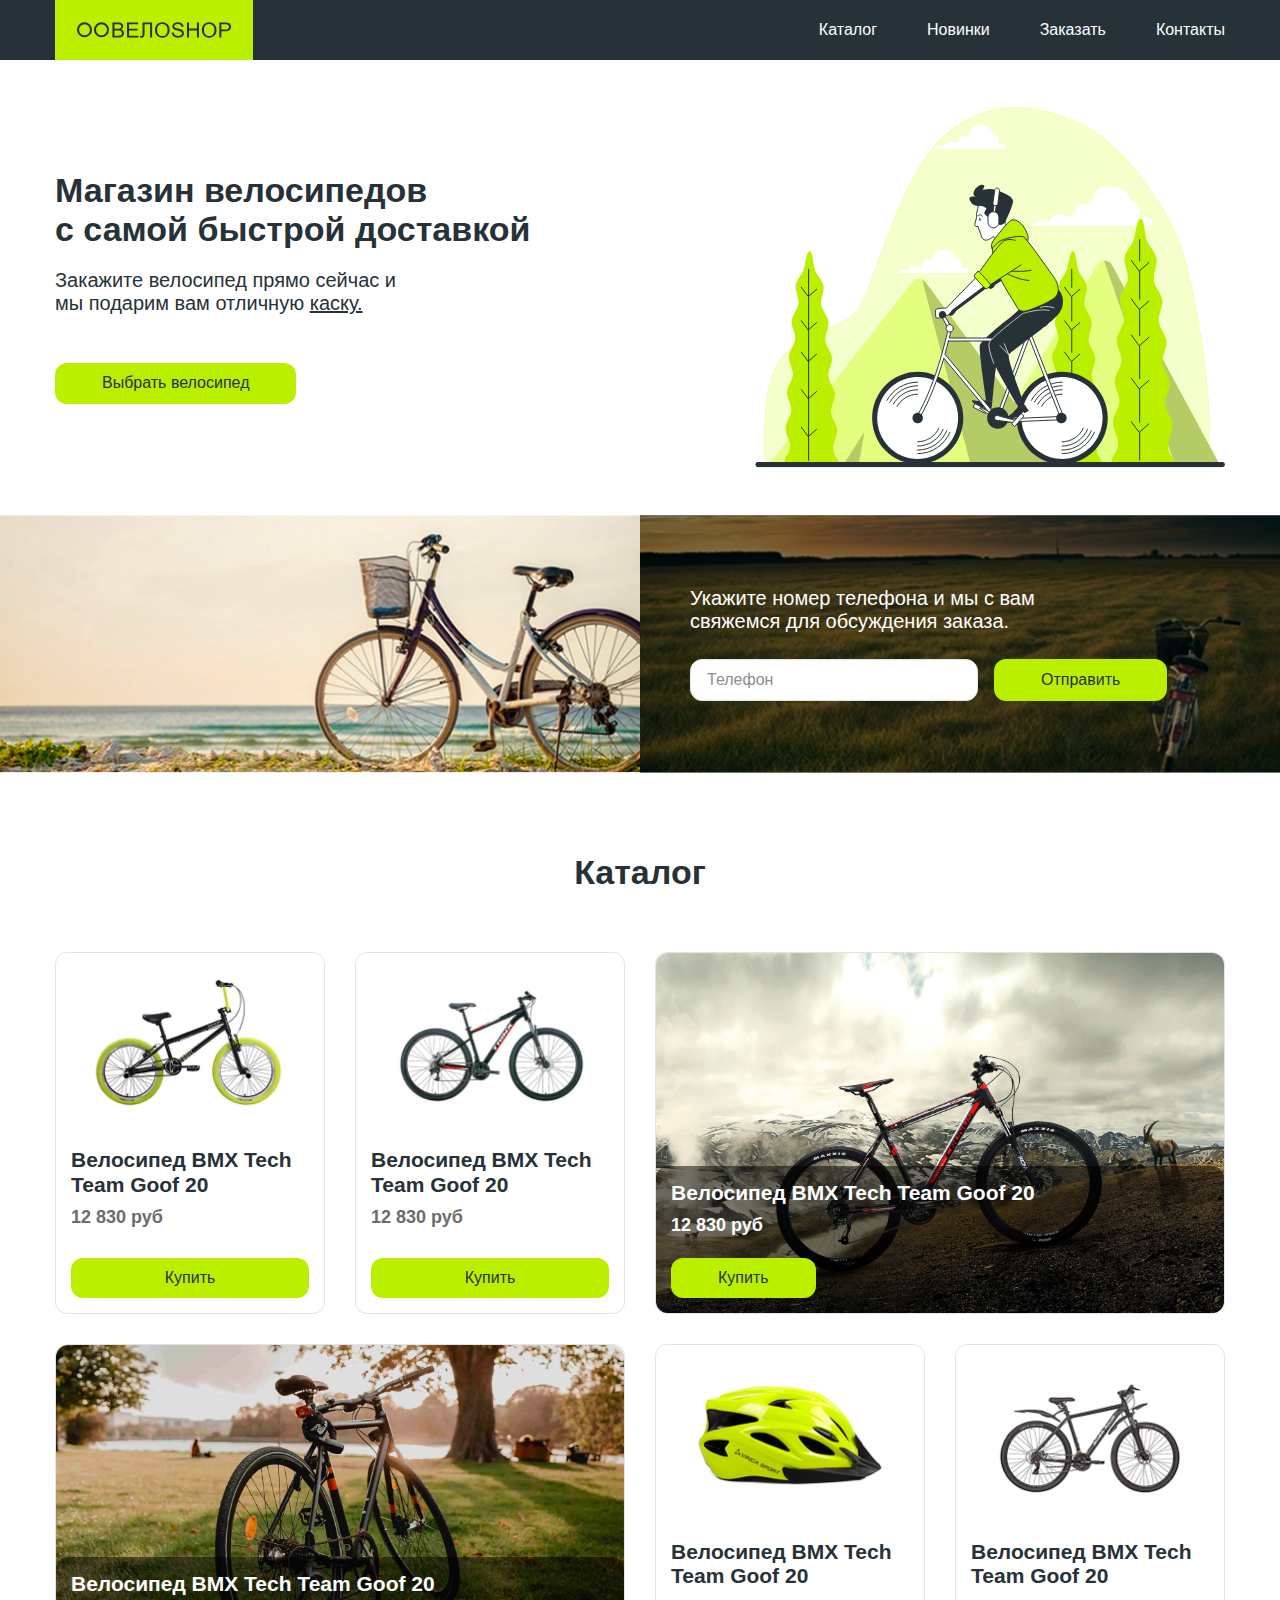
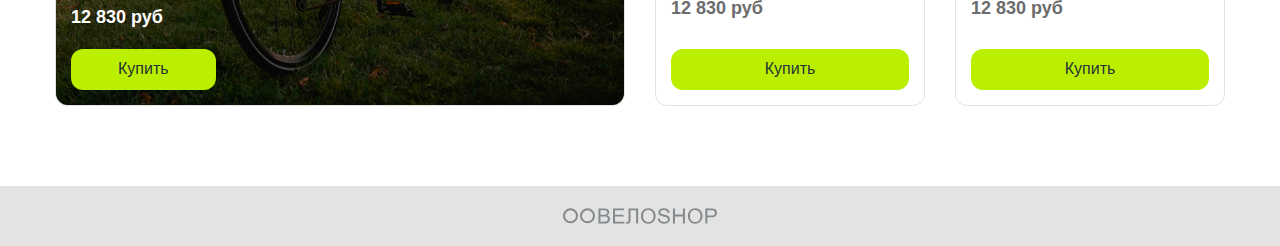
<file: index.html>
<!DOCTYPE html>
<html lang="en">
<head>
    <meta charset="UTF-8">
    <meta name="viewport" content="width=device-width, initial-scale=1.0">
    <link rel="stylesheet" href="./css/normalize.css" />
    <link rel="stylesheet" href="./css/style.css" />

    <title>VeloShop</title>
</head>
<body>

    <header class="header">
        <div class="container header__container">
            <a class="header__logo" href="#">
                <img class="logo" width="154"  src="img/logo.svg" alt="VeloShop" >
            </a>
            <nav class="menu header__menu">
                <ul class="menu__list header__menu-list">
                    <li class="menu__item">
                        <a class="menu__link" href="#">Каталог</a>
                    </li>
                    <li class="menu__item">
                        <a class="menu__link" href="#">Новинки</a>
                    </li>
                    <li class="menu__item">
                        <a class="menu__link" href="#">Заказать</a>
                    </li>
                    <li class="menu__item">
                        <a class="menu__link" href="#">Контакты</a>
                    </li>
                </ul>
            </nav>
        </div>
    </header>
    <main>
        <section class="hero">
            <div class="container hero__container">
                <div class="hero__content">
                    <h1 class="hero__title">Магазин велосипедов с&nbsp;самой быстрой доставкой</h1>
                    <p class="hero__desc">Закажите велосипед прямо сейчас и мы подарим вам отличную
                        <a href="#" class="default-link">каску.</a>
                    </p>
                    <button class="default-btn">Выбрать велосипед</button>
                </div>
            </div>
        </section>
        <section class="callback">
            <div class="callback__right">
                <h1 class="callback__title"></h1>
                <p class="callback__desc">Укажите номер телефона и мы с вам свяжемся для обсуждения заказа.</p>
                <form action="" class="callback-form">
                    <input type="tel" name="tel" class="text-field callback-form__inp" placeholder="Телефон">
                    <button class="default-btn callback-form__btn" type="submit">Отправить</button>
                </form>
            </div>
        </section>
        <section class="catalog">
            <div class="container catalog__container" >
                <h2 class="subtitle catalog__subtitle">Каталог</h2>
                <ul class="catalog__list">
                    <li class="catalog__item">
                        <article class="product-card catalog__card">
                            <img class="product-card__img"  src="img/img1.png"  alt="Belaciped" />
                            <div class="product-card__body">
                                <div class="product-card__body-top">
                                    <h3 class="product-card__title">Велосипед BMX
                                        Tech Team Goof 20</h3>
                                    <strong class="product-card__price">12 830 руб</strong>
                                </div>
                                <button class="default-btn product-card__btn">Купить</button>
                            </div>
                        </article>
                    </li>
                    <li class="catalog__item">
                        <article class="product-card catalog__card">
                            <img class="product-card__img"  src="img/img2.png"  alt="Belaciped" />
                            <div class="product-card__body">
                                <div class="product-card__body-top">
                                    <h3 class="product-card__title">Велосипед BMX
                                        Tech Team Goof 20</h3>
                                    <strong class="product-card__price">12 830 руб</strong>
                                </div>
                                <button class="default-btn product-card__btn">Купить</button>
                            </div>
                        </article>
                    </li>
                    <li class="catalog__item  catalog__item_big">
                        <article class="product-card catalog__card product-card_big">
                            <img class="product-card__img product-card__img_big"  src="img/5.jpg"  alt="Belaciped" />
                            <div class="product-card__body product-card__body_big">
                                <div class="product-card__body-top">
                                    <h3 class="product-card__title">Велосипед BMX
                                        Tech Team Goof 20</h3>
                                    <strong class="product-card__price product-card__price_big">12 830 руб</strong>
                                </div>
                                <button class="default-btn product-card__btn product-card__btn_big">Купить</button>
                            </div>
                        </article>
                    </li>
                    <li class="catalog__item catalog__item_big">
                        <article class="product-card catalog__card product-card_big">
                            <img class="product-card__img product-card__img_big"  src="img/6.jpg"  alt="Belaciped" />
                            <div class="product-card__body product-card__body_big">
                                <div class="product-card__body-top">
                                    <h3 class="product-card__title">Велосипед BMX
                                        Tech Team Goof 20</h3>
                                    <strong class="product-card__price product-card__price_big">12 830 руб</strong>
                                </div>
                                <button class="default-btn product-card__btn product-card__btn_big">Купить</button>
                            </div>
                        </article>
                    </li>
                    <li class="catalog__item">
                        <article class="product-card catalog__card">
                            <img class="product-card__img"  src="img/img3.png"  alt="Belaciped" />
                            <div class="product-card__body">
                                <div class="product-card__body-top">
                                    <h3 class="product-card__title">Велосипед BMX
                                        Tech Team Goof 20</h3>
                                    <strong class="product-card__price">12 830 руб</strong>
                                </div>
                                <button class="default-btn product-card__btn">Купить</button>
                            </div>
                        </article>
                    </li>
                    <li class="catalog__item">
                        <article class="product-card catalog__card">
                            <img class="product-card__img"  src="img/img4.png"  alt="Belaciped" />
                            <div class="product-card__body">
                                <div class="product-card__body-top">
                                    <h3 class="product-card__title">Велосипед BMX
                                        Tech Team Goof 20</h3>
                                    <strong class="product-card__price">12 830 руб</strong>
                                </div>
                                <button class="default-btn product-card__btn">Купить</button>
                            </div>
                        </article>
                    </li>
                </ul>
            </div>
        </section>
        <footer class="footer">
            <img class="logo footer__logo" width="154"  src="img/logo.svg" alt="VeloShop" >
        </footer>
    </main>
</body>
</html>
</file>
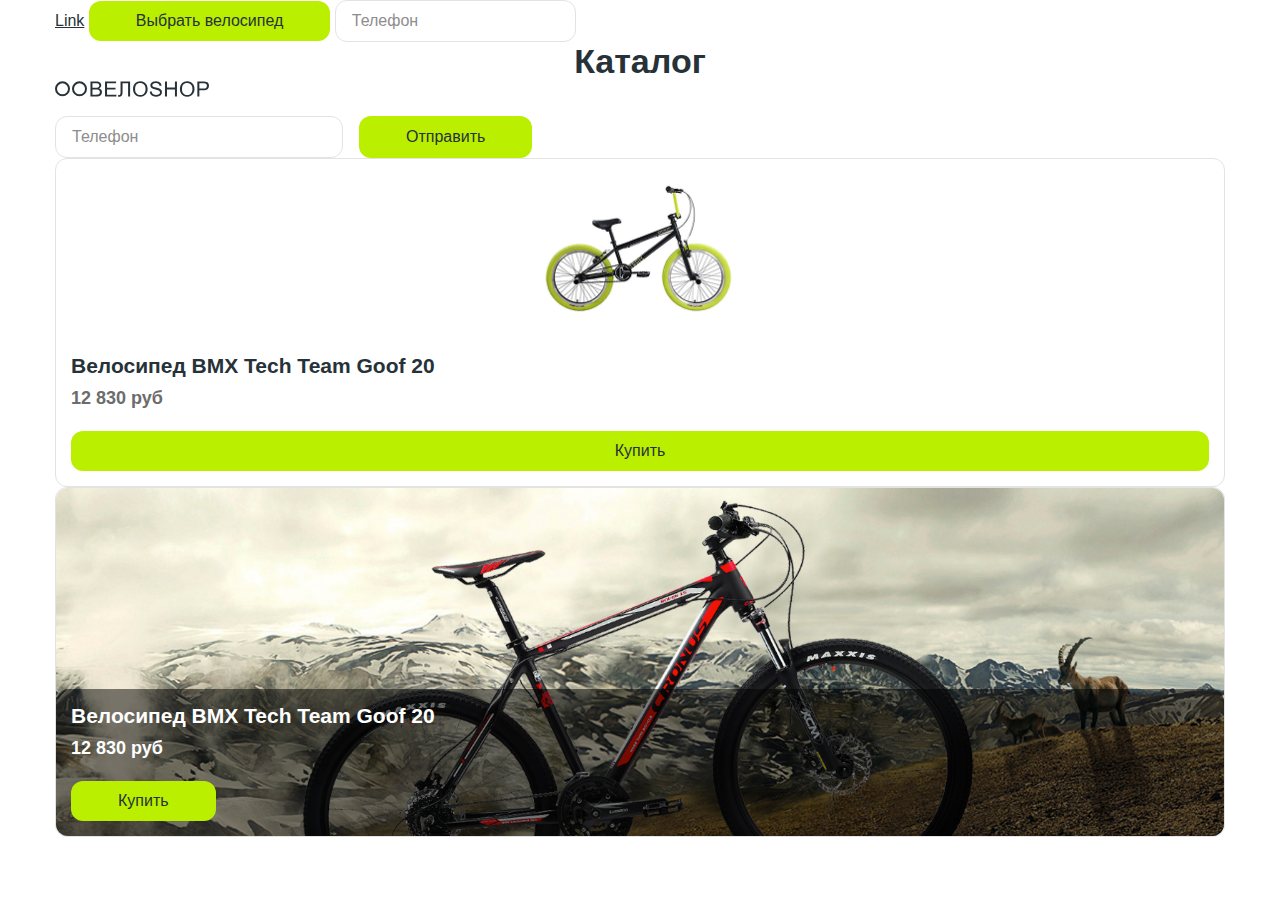
<file: components.html>
<!DOCTYPE html>
<html lang="en">
<head>
    <meta charset="UTF-8">
    <meta name="viewport" content="width=device-width, initial-scale=1.0">
    <link rel="stylesheet" href="./css/normalize.css" />
    <link rel="stylesheet" href="./css/style.css" />

    <title>components</title>
</head>
<body>

    <div class="container">
        <a href="" class="default-link">Link</a>
        <button class="default-btn">Выбрать велосипед</button>
        <input type="text" class="text-field" placeholder="Телефон"/>
        <h2 class="subtitle">Каталог</h2>
        <img class="logo" width="154"  src="img/logo.svg" alt="VeloShop" >
        <nav class="menu">
            <ul class="menu__list">
                <li class="menu__item">
                    <a class="menu__link" href="#">Каталог</a>
                </li>
                <li class="menu__item">
                    <a class="menu__link" href="#">Новинки</a>
                </li>
                <li class="menu__item">
                    <a class="menu__link" href="#">Заказать</a>
                </li>
                <li class="menu__item">
                    <a class="menu__link" href="#">Контакты</a>
                </li>
            </ul>
        </nav>

        <form action="" class="callback-form">
            <input type="tel" name="tel" class="text-field callback-form__inp" placeholder="Телефон">
            <button class="default-btn callback-form__btn" type="submit">Отправить</button>
        </form>

        <article class="product-card">
            <img class="product-card__img"  src="img/img1.png"  alt="Belaciped" />
            <div class="product-card__body">
                <div class="product-card__body-top">
                    <h3 class="product-card__title">Велосипед BMX
                        Tech Team Goof 20</h3>
                    <strong class="product-card__price">12 830 руб</strong>
                </div>
                <button class="default-btn product-card__btn">Купить</button>
            </div>
        </article>

        <article class="product-card product-card_big">
            <img class="product-card__img product-card__img_big"  src="img/5.jpg"  alt="Belaciped" />
            <div class="product-card__body product-card__body_big">
                <div class="product-card__body-top">
                    <h3 class="product-card__title">Велосипед BMX
                        Tech Team Goof 20</h3>
                    <strong class="product-card__price product-card__price_big">12 830 руб</strong>
                </div>
                <button class="default-btn product-card__btn product-card__btn_big">Купить</button>
            </div>
        </article>
    </div>
</body>
</html>
</file>
<file: css/style.css>
:root {
    --black-color: #263238;
    --base-color: #BAEF00;
    --base-color-hover: #D9FF56;
    --base-color-active: #A3D200;
    --border-color: #E3E3E3;
    --price-color: #6C6C6C;
    --placeholder-color: #8D8D8D;
    --transition-duration: .3s;
}

html {
    box-sizing: border-box;
}

*,
::after,
::before {
    box-sizing: inherit;
}

body {
    font-size: 16px;
    font-family: Arial, Helvetica, sans-serif;
    margin: 0;
    color: var(--black-color);
    background-color: white;
}

img {
    max-width: 100%;
}

a {
    text-decoration: none;
}

/* Links styles */

.default-link {
    color: var(--black-color);
    text-decoration: underline;
    transition: color var(--transition-duration), background-color var(--transition-duration);
}

.default-link:focus-visible {
    outline: none;
    background-color: var(--base-color);
}

.default-link:hover {
    color: var(--base-color-hover);
}

.default-link:active {
    color: var(--base-color-active);
}

/* default button   */

.default-btn {
    display: inline-block;
    padding: 11px 47px;
    color: var(--black-color);
    background-color: var(--base-color);
    border-radius: 12px;
    border: none;
    outline: 1px solid transparent;
    outline-offset: 2px;
    transition: color var(--transition-duration), background-color var(--transition-duration);
    cursor: pointer;
}
.default-btn:focus-visible{
    outline-color: var(--base-color);
}
.default-btn:hover{
    background-color: var(--base-color-hover);
}
.default-btn:active{
    background-color: var(--base-color-active);
}

/*  text-field   Input */
.text-field{
    border-radius: 12px;
    padding: 11px 16px 11px 16px;
    border: 1px solid var(--border-color);
    transition: border-color  var(--transition-duration);
    outline: none;
}
.text-field::placeholder{
    color: var(--placeholder-color);
}
.text-field:focus{
    border-color:  var(--base-color);
}
/*subtitle  */

.subtitle{
    text-align: center;
    margin: 0;
    font-size: 34px;
    font-weight: 700;
}
/*logo  */
.logo{
    display: block;
    width: 154px;
}

/* Menu  block */

.menu{

}
.menu__list{
    display: flex;
    align-items: center;
    gap: 50px;
    list-style: none;
    margin: 0;
    padding-left: 0;
}
.menu__item{

}
.menu__link{
    color: white;
    outline: none;
    transition: color var(--transition-duration), background-color var(--transition-duration);
}
.menu__link:focus-visible {
    color: var(--black-color);
    outline: none;
    background-color: var(--base-color);
}

.menu__link:hover {
    color: var(--base-color-hover);
}

.menu__link:active {
    color: var(--base-color-active);
}

/* form callback  */

.callback-form{
    display: flex;
    gap: 16px;
}
.callback-form__inp{
    flex-basis: 288px;

}
.callback-form__btn{

}

/*  product-card  cartchka shablona style*/

.product-card{
    display: flex;
    flex-direction: column;
    background-color: white;
    border-radius: 12px;
    border: 1px solid var(--border-color);
}
.product-card__img{
    display: block;
    flex-shrink: 0;
    width: 100%;
    height: 180px;
    border-top-left-radius: 12px;
    border-top-right-radius: 12px;
    object-fit: contain;
}
.product-card__body{
    display: flex;
    flex-direction: column;
    justify-content: space-between;
    flex-basis: 100%;
    padding: 15px;
}
.product-card__body-top{
    margin-bottom: 22px;
}
.product-card__title{
    font-size: 21px;
    font-weight: 700;
    margin-top: 0;
    margin-bottom: 10px;
}
.product-card__price{
    font-size: 18px;
    font-weight: 700;
    color: var(--price-color);
}

.product-card__btn{
    border: none;
    width: 100%;
}
.product-card_big{
    position: relative;
    height: 350px;
}
.product-card__img_big{
    height: 100%;
    border-radius: 12px;
    object-fit: cover;
}
.product-card__body_big{
    position: absolute;
    bottom: 0;
    width: 100%;
    background-color: rgba(0,0,0,.5);
    border-radius: 12px;
    color: white;
    align-items: flex-start;
}
.product-card__price_big{
    color: white;
}
.product-card__btn_big{
    width: initial;
}

/* Conteiner  styles  */


.container {
    max-width: 1200px;
    margin: 0 auto;
    padding: 0 15px;

}

/*header  block */
.header{
    background-color: var(--black-color);
}
.header__container{
    display: flex;
    align-items: center;
    justify-content: space-between;
}
.header__logo{
    padding: 22px;
    display: block;
    background-color: var(--base-color);
    transition: opacity var(--transition-duration), background-color var(--transition-duration);
}
.header__logo:focus-visible{
    opacity: .8;
    outline: none;
}
.header__logo:hover{
    background-color: var(--base-color-hover);
}
.header__logo:active{
    background-color: var(--base-color-active);
}

/*hero  block  styles */
.hero__title{
    font-size: 34px;
    font-weight: 700;
    margin-top: 0;
    margin-bottom: 20px;
}
.hero__desc{
    max-width: 360px;
    margin-top: 0;
    margin-bottom: 48px;
    font-size: 20px;
}
.hero__container{
    display: flex;
    align-items: center;
    justify-content: space-between;
    gap: 30px;
    padding-top: 40px;
    padding-bottom: 40px;
}
.hero__container::after{
    content: "";
    display: block;
    flex-basis: 470px;
    height: 375px;
    background-image: url("../img/right.svg");
    background-repeat: no-repeat;
    background-position: center;
    background-size: contain;
}
.hero__content{
    flex-basis: 484px;
}

/*callback  form */

.callback{
    display: grid;
    grid-template-columns: 1fr 1fr;
}

.callback::before{
    content: "";
    display: block;
    background-image: url("../img/left-bg.png");
    background-repeat: no-repeat;
    background-size: cover;
    background-position: center;
}
.callback__right{
    padding: 72px 50px;
    background-image: linear-gradient(0deg,rgba(0, 0, 0, 0.5) 0%, rgba(0, 0, 0, 0.5) 100%),  url("../img/bg-right.png");
    background-repeat: no-repeat;
    background-size: cover;
    background-position: center;
    color: white;
}
.callback__title{
    font-size: 0;
    position: absolute;
    width: 0;
    height: 0;
    opacity: 0;
}
.callback__desc{
    margin-top: 0;
    max-width: 424px;
    font-size: 20px;
    margin-bottom: 26px;
}

/*catalog  block */
.catalog{
    padding: 80px 0;
}
.catalog__subtitle{
    margin-bottom: 60px;
}
.catalog__list{
    margin: 0;
    padding: 0;
    list-style: none;
    display: grid;
    grid-template-columns: repeat(4, 1fr);
    gap: 30px;
}
.catalog__item_big{
    grid-column: span 2;
}
.catalog__card{
    height: 100%;
}

/*footer  style*/

.footer{
    background-color: var(--border-color);
    display: flex;
    justify-content: center;
    align-items: center;
    padding: 22px 0;
}
.footer__logo{
    opacity: 50%;
}

@media (max-width: 920px) {
    .callback-form{
       flex-direction: column;
    }
    .callback-form__inp{
        flex-basis: initial;
    }

    /*  product-card  cartchka shablona style*/
    .product-card__img{
     height: 90px;
    }
    .product-card__body{
        padding: 10px;
    }
    .product-card__body-top{
        margin-bottom: 22px;
    }
    .product-card__title{
        font-size: 14px;
    }
    .product-card__price{
        font-size: 14px;
    }
    .product-card__img_big {
        height: 100%;
    }
    .product-card__btn_big{
        width: 100%;
    }
    /*Header conteine8*/
    .header__container{
    display: block;
    }

    .header__logo{
        display: flex;
        justify-content: center;
        margin-left: -15px;
        margin-right: -15px;
    }
    .header__menu{
        padding: 20px 0;
        width: 100%;
        overflow-x: scroll;
    }
    .header__menu-list{
        padding-left: 15px;
        padding-right: 15px;
        width: fit-content;
    }
    /*hero  block  styles */
    .hero__container{
        padding-top: 40px;
        padding-bottom: 40px;
    }
    .hero__container::after{
        display: none;
    }
    .hero__title{
        font-size: 28px;
    }
    .callback{
        display: block;
    }
    .callback__right{
        padding-left: 15px;
        padding-right: 15px;
    }

    .callback::before{
        display: none;
    }

    /*catalog  block */
    .catalog{
        padding: 40px 0;
    }
    .catalog__subtitle{
        margin-bottom: 30px;
    }
    .catalog__list{
        grid-template-columns: repeat(2, 1fr);
        gap: 10px;
    }

}
</file>
